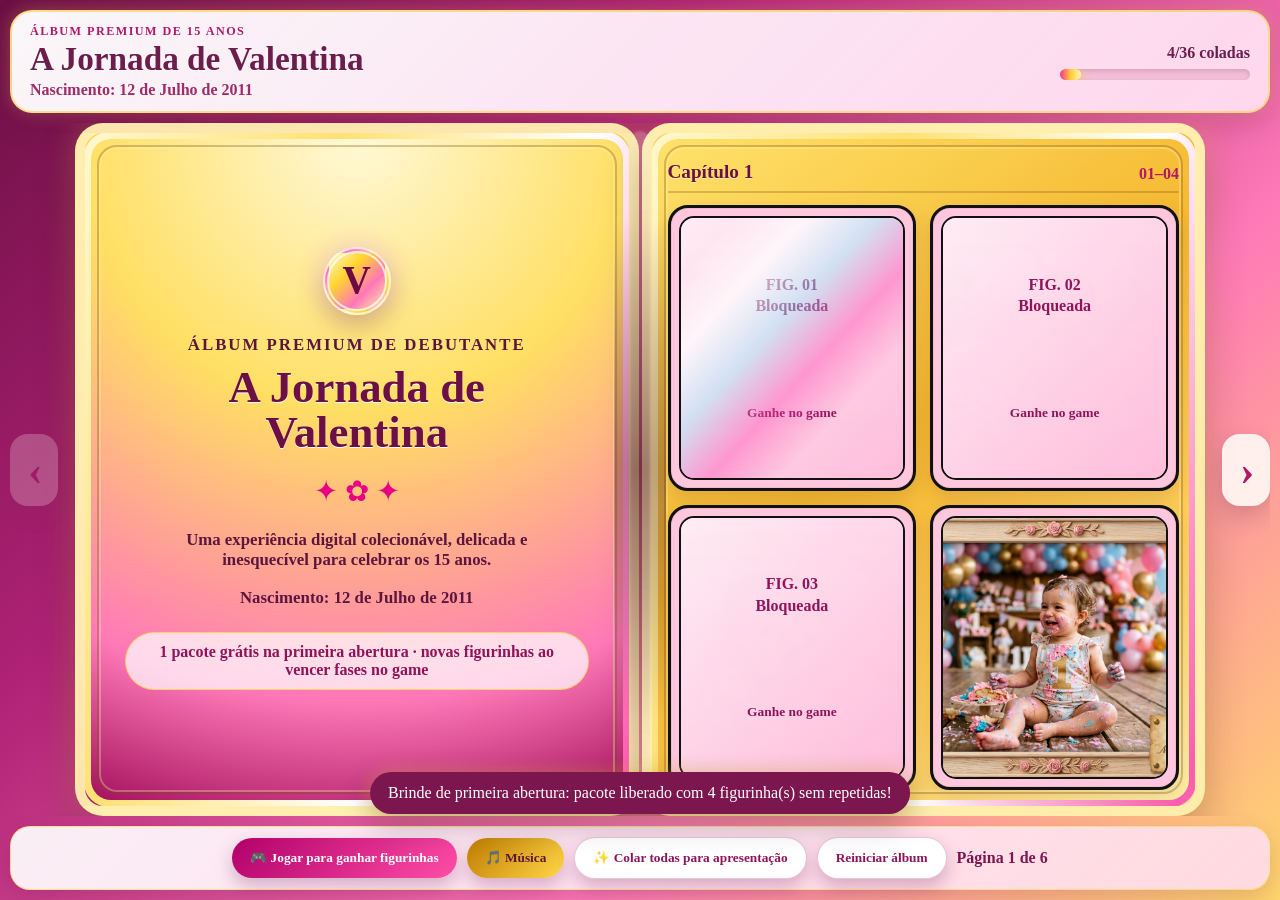
<file: index.html>
<!DOCTYPE html>
<html lang="pt-BR">
<head>
  <meta charset="UTF-8" />
  <meta name="viewport" content="width=device-width, initial-scale=1.0" />
  <title>A Jornada de Valentina | Álbum de Figurinhas</title>
  <link rel="stylesheet" href="style.css" />
</head>
<body>
  <div class="app-shell">
    <header class="topbar">
      <div class="brand-box">
        <p class="eyebrow">Álbum premium de 15 anos</p>
        <h1>A Jornada de Valentina</h1>
        <p class="subtitle">Nascimento: 12 de Julho de 2011</p>
      </div>
      <div class="progress-box">
        <span id="progressText">0/36 coladas</span>
        <div class="progress-track"><div id="progressBar"></div></div>
      </div>
    </header>

    <main class="album-stage">
      <button class="nav-btn left" id="prevBtn" aria-label="Página anterior">‹</button>
      <section class="book" id="book"></section>
      <button class="nav-btn right" id="nextBtn" aria-label="Próxima página">›</button>
    </main>

    <footer class="controls">
      <button id="gameBtn">🎮 Jogar para ganhar figurinhas</button>
      <button id="musicBtn" class="gold">🎵 Música</button>
      <button id="pasteAllBtn" class="ghost">✨ Colar todas para apresentação</button>
      <button id="resetBtn" class="ghost">Reiniciar álbum</button>
      <span id="pageIndicator"></span>
    </footer>
  </div>

  <div class="viewer" id="viewer" aria-hidden="true">
    <div class="viewer-inner">
      <img id="viewerImg" class="viewer-img" alt="Figurinha ampliada" />
      <div class="viewer-text">
        <h2 id="viewerTitle"></h2>
        <p id="viewerMeta" class="viewer-meta"></p>
        <p id="viewerDesc" class="viewer-desc"></p>
      </div>
      <button class="viewer-back" id="closeViewer" aria-label="Voltar">↩ Voltar</button>
    </div>
  </div>

  <div class="game-modal" id="gameModal" aria-hidden="true">
    <div class="game-card game-card-full">
      <button class="game-close" id="closeGame">×</button>
      <div class="game-head game-head-compact">
        <p class="eyebrow">Game oficial do álbum</p>
        <h2>Álbum Game — Match 3</h2>
        <p>Vença fases para ganhar pacotes com 4 figurinhas sem repetidas.</p>
      </div>
      <iframe id="gameFrame" class="game-frame" src="game/index.html" title="Game para ganhar figurinhas"></iframe>

      <div class="game-hidden-controls" aria-hidden="true">
        <span id="gamePhase"></span><span id="gameScore"></span><span id="gameTarget"></span>
        <div id="gameBar"></div><div id="gemBoard"></div>
        <button id="startPhaseBtn" type="button"></button><button id="nextPhaseBtn" type="button"></button>
        <p id="gameMessage"></p>
      </div>
    </div>
  </div>

  <div class="toast" id="toast"></div>

  <audio id="pageSound" src="audio/page-turn.mp3" preload="auto"></audio>
  <audio id="packSound" src="audio/pack-open.mp3" preload="auto"></audio>
  <audio id="clickSound" src="audio/click.mp3" preload="auto"></audio>
  <audio id="placeSound" src="audio/sticker-place.mp3" preload="auto"></audio>
  <audio id="winSound" src="audio/vitoria.mp3" preload="auto"></audio>
  <audio id="bgMusic" src="audio/bg-music.mp3" preload="auto" loop></audio>
  <script src="script.js"></script>
</body>
</html>
</file>
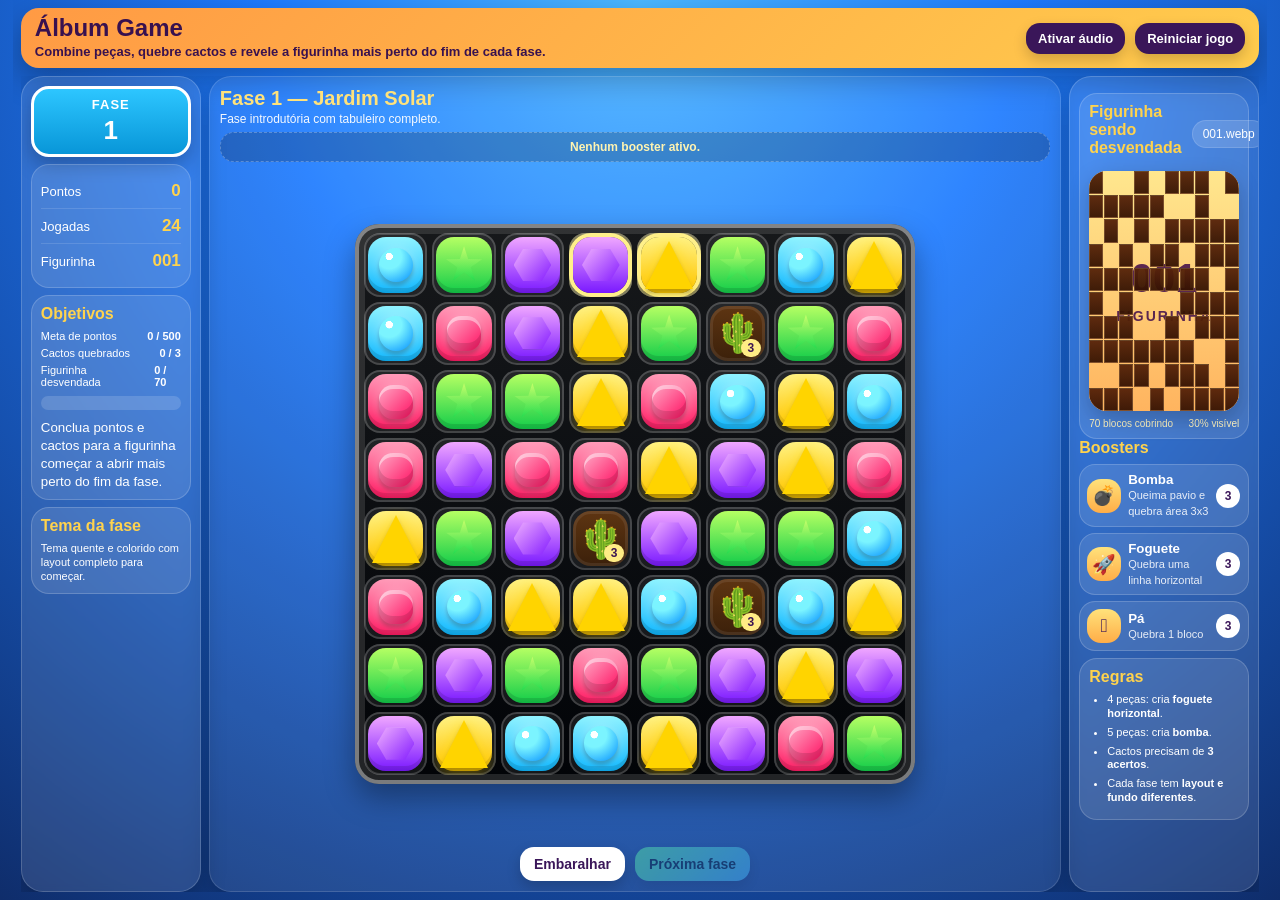
<file: game/index.html>
<!DOCTYPE html>
<html lang="pt-BR">
<head>
  <meta charset="UTF-8" />
  <meta name="viewport" content="width=device-width, initial-scale=1.0" />
  <title>Álbum Game — Match 3</title>
  <link rel="stylesheet" href="style.css" />
</head>
<body>
  <audio id="audioFundo" src="audio/fundo.mp3" loop></audio>
  <audio id="audioClick" src="audio/click.mp3"></audio>
  <audio id="audioSwipe" src="audio/swipe.mp3"></audio>
  <audio id="audioMatch" src="audio/match.mp3"></audio>
  <audio id="audioSparkle" src="audio/sparkle.mp3"></audio>
  <audio id="audioBomba" src="audio/bomba.mp3"></audio>
  <audio id="audioFoguete" src="audio/foguete.mp3"></audio>
  <audio id="audioPa" src="audio/pa.mp3"></audio>
  <audio id="audioErro" src="audio/erro.mp3"></audio>
  <audio id="audioVitoria" src="audio/vitoria.mp3"></audio>

  <div class="pagina">
    <header class="topbar">
      <div>
        <h1>Álbum Game</h1>
        <p>Combine peças, quebre cactos e revele a figurinha mais perto do fim de cada fase.</p>
      </div>
      <div class="topbar-actions">
        <button id="btnAudio" class="btn btn-dark">Ativar áudio</button>
        <button id="btnReiniciar" class="btn btn-dark">Reiniciar jogo</button>
      </div>
    </header>

    <main class="layout">
      <aside class="painel painel-esquerdo">
        <div class="placa">
          <span class="placa-titulo">FASE</span>
          <strong id="faseAtual">1</strong>
        </div>

        <div class="card-info">
          <div class="linha-info"><span>Pontos</span><strong id="pontos">0</strong></div>
          <div class="linha-info"><span>Jogadas</span><strong id="movimentos">0</strong></div>
          <div class="linha-info"><span>Figurinha</span><strong id="figurinhaNumero">001</strong></div>
        </div>

        <div class="objetivos">
          <h2>Objetivos</h2>
          <div class="objetivo-item"><span>Meta de pontos</span><strong id="metaPontos">0 / 0</strong></div>
          <div class="objetivo-item"><span>Cactos quebrados</span><strong id="metaCactos">0 / 0</strong></div>
          <div class="objetivo-item"><span>Figurinha desvendada</span><strong id="metaFigurinha">0 / 0</strong></div>
          <div class="barra"><div id="progresso" class="progresso"></div></div>
          <small id="descricaoFase">Conclua os 3 objetivos para passar de fase.</small>
        </div>

        <div class="painel-preparo">
          <h2>Tema da fase</h2>
          <p id="temaFase">Cada fase agora tem layout próprio, fundo próprio e dificuldade própria.</p>
        </div>
      </aside>

      <section class="centro">
        <div class="tabuleiro-topo">
          <h2 id="tituloFase">Fase 1</h2>
          <p id="subtituloFase">Troque peças por clique ou arrastando um bloco por vez.</p>
        </div>

        <div id="statusBooster" class="status-booster">Nenhum booster ativo.</div>

        <div class="tabuleiro-wrap">
          <div id="tabuleiro" class="tabuleiro"></div>
        </div>

        <div class="acoes-centro">
          <button id="btnEmbaralhar" class="btn">Embaralhar</button>
          <button id="btnProximaFase" class="btn btn-primary" disabled>Próxima fase</button>
        </div>
      </section>

      <aside class="painel painel-direito">
        <div class="figurinha-box">
          <div class="figurinha-head">
            <h2>Figurinha sendo desvendada</h2>
            <span id="figurinhaArquivo" class="etiqueta-arquivo">001.webp</span>
          </div>
          <div id="stickerPreview" class="sticker-preview sem-imagem">
            <img id="stickerImage" alt="Figurinha" />
            <div id="stickerFallback" class="sticker-fallback">
              <div class="fallback-numero" id="fallbackNumero">001</div>
              <div class="fallback-texto">FIGURINHA</div>
            </div>
            <div id="stickerMask" class="sticker-mask"></div>
          </div>
          <div class="figurinha-stats">
            <span id="coberturaRestante">0 blocos cobrindo</span>
            <span id="porcentagemVisivel">0% visível</span>
          </div>
        </div>

        <h2>Boosters</h2>
        <button id="boosterBomba" class="booster-btn">
          <span class="booster-icone">💣</span>
          <span class="booster-texto"><strong>Bomba</strong><small>Queima pavio e quebra área 3x3</small></span>
          <span id="qtdBomba" class="booster-qtd">3</span>
        </button>

        <button id="boosterFoguete" class="booster-btn">
          <span class="booster-icone">🚀</span>
          <span class="booster-texto"><strong>Foguete</strong><small>Quebra uma linha horizontal</small></span>
          <span id="qtdFoguete" class="booster-qtd">3</span>
        </button>

        <button id="boosterPa" class="booster-btn">
          <span class="booster-icone">🪏</span>
          <span class="booster-texto"><strong>Pá</strong><small>Quebra 1 bloco</small></span>
          <span id="qtdPa" class="booster-qtd">3</span>
        </button>

        <div class="ajuda">
          <h3>Regras</h3>
          <ul>
            <li>4 peças: cria <b>foguete horizontal</b>.</li>
            <li>5 peças: cria <b>bomba</b>.</li>
            <li>Cactos precisam de <b>3 acertos</b>.</li>
            <li>Cada fase tem <b>layout e fundo diferentes</b>.</li>
          </ul>
        </div>
      </aside>
    </main>
  </div>

  <div id="modal" class="modal escondido">
    <div class="modal-box">
      <h2 id="modalTitulo">Resultado</h2>
      <p id="modalTexto"></p>
      <div class="modal-actions">
        <button id="btnModalPrincipal" class="btn btn-primary">Continuar</button>
        <button id="btnModalSecundario" class="btn btn-dark escondido">Fechar</button>
      </div>
    </div>
  </div>

  <script src="figurinhas/figurinhas-config.js"></script>
  <script src="script.js"></script>
</body>
</html>
</file>
<file: style.css>
*{box-sizing:border-box}
html,body{margin:0;height:100%;font-family:Georgia,'Times New Roman',serif;color:#4b1838;background:linear-gradient(135deg,#6b0f44 0%,#b02275 32%,#ff7ab8 68%,#ffd56d 100%)}
body{overflow:hidden}
.app-shell{height:100vh;display:flex;flex-direction:column;padding:10px;gap:10px;max-width:1420px;margin:0 auto;overflow:hidden}
.topbar{display:flex;align-items:center;justify-content:space-between;gap:16px;background:linear-gradient(135deg,rgba(255,255,255,.97),rgba(255,222,242,.94));border:2px solid rgba(255,211,93,.72);border-radius:22px;padding:12px 18px;box-shadow:0 10px 30px rgba(83,0,49,.22),0 0 18px rgba(255,224,102,.28);flex:0 0 auto}
.brand-box{min-width:0}.eyebrow{margin:0 0 3px;letter-spacing:.12em;text-transform:uppercase;font-size:.76rem;color:#b01968;font-weight:900}.topbar h1{margin:0;font-size:clamp(1.6rem,2.6vw,2.7rem);line-height:1;color:#6b1e4b;text-shadow:0 1px 0 #fff}.subtitle{margin:6px 0 0;color:#9c2d68;font-weight:900}.progress-box{min-width:190px;text-align:right;font-weight:900;color:#6b1e4b}.progress-track{height:11px;background:#f3bfd8;border-radius:999px;margin-top:7px;overflow:hidden;box-shadow:inset 0 2px 5px rgba(91,21,57,.18)}.progress-track div{height:100%;width:0;background:linear-gradient(90deg,#ff2d91,#ffcc36,#fff5af);border-radius:999px;transition:.35s;box-shadow:0 0 12px rgba(255,199,44,.8)}
.album-stage{position:relative;flex:1;display:flex;align-items:center;justify-content:center;min-height:0;padding:0 52px;overflow:hidden}.book{position:relative;width:min(1130px,100%);height:100%;display:grid;grid-template-columns:1fr 1fr;gap:3px;align-items:stretch}.book::before{content:"";position:absolute;top:8px;bottom:8px;left:50%;transform:translateX(-50%);width:20px;border-radius:999px;background:linear-gradient(180deg,rgba(255,255,255,.22),rgba(76,11,45,.28),rgba(255,255,255,.14));filter:blur(1px);opacity:.95;pointer-events:none;z-index:4}.book::after{content:"";position:absolute;top:8px;bottom:8px;left:50%;transform:translateX(-50%);width:52px;background:radial-gradient(circle,rgba(45,4,25,.32) 0%,rgba(45,4,25,.18) 36%,rgba(45,4,25,0) 74%);pointer-events:none;z-index:3}
.page{position:relative;overflow:hidden;border-radius:28px;background:linear-gradient(145deg,#ffe36c 0%,#f5b72e 45%,#ffcf5b 74%,#fff0a8 100%);border:10px solid rgba(255,239,176,.96);box-shadow:inset 0 0 0 2px rgba(145,96,64,.10),0 18px 42px rgba(45,4,29,.25),0 0 30px rgba(255,223,64,.26);padding:16px;height:100%;min-height:0}.page::before{content:"";position:absolute;inset:-2px;padding:8px;border-radius:28px;background:linear-gradient(110deg,#fff8cf,#ffe173,#ffffff,#ff5eb0,#ffe173,#fff3c8,#8eeaff,#ffd85e,#fff8cf);background-size:260% 260%;animation:jewelBorder 4s linear infinite;-webkit-mask:linear-gradient(#000 0 0) content-box,linear-gradient(#000 0 0);-webkit-mask-composite:xor;mask-composite:exclude;pointer-events:none;z-index:2;filter:drop-shadow(0 0 8px rgba(255,229,120,.55)) drop-shadow(0 0 18px rgba(255,85,169,.28))}.page::after{content:"";position:absolute;inset:12px;border:2px solid rgba(115,73,10,.30);border-radius:20px;pointer-events:none;z-index:2;box-shadow:inset 0 0 0 2px rgba(255,239,177,.32)}
.page.cover,.page.final{display:flex;align-items:center;justify-content:center;text-align:center;background:radial-gradient(circle at top,#fff9d9,#ffdf63 38%,#ff79b7 78%,#9f0c5a 100%)}.cover-content,.final-content{position:relative;z-index:5;padding:20px}.monogram{width:120px;height:120px;margin:0 auto 16px;border-radius:50%;display:grid;place-items:center;background:linear-gradient(135deg,#fffbd4,#ffd52e,#ff76b8,#fff1a0);color:#6a0b43;font-size:4.8rem;font-weight:900;box-shadow:0 12px 30px rgba(116,76,19,.35),0 0 22px rgba(255,255,255,.52);border:6px double rgba(255,255,255,.75)}.cover h2,.final h2{font-size:clamp(2.2rem,4vw,4.4rem);line-height:.95;margin:0;color:#6b0f44;text-shadow:0 1px 0 #fff}.cover p,.final p{font-size:1.05rem;color:#5c163d;font-weight:700}.cover-rules{margin-top:14px;padding:10px 14px;border-radius:999px;background:rgba(255,255,255,.72);color:#8f1359;font-weight:900;border:1px solid rgba(255,201,52,.7)}.rose-line{font-size:2rem;margin:18px 0;color:#e90082}.page-title{position:relative;z-index:5;display:flex;justify-content:space-between;align-items:end;margin:0 0 12px;border-bottom:2px solid rgba(124,78,17,.28);padding-bottom:8px;gap:12px;min-height:44px}.page-title h3{margin:0;color:#6b0f44;font-size:1.2rem;text-shadow:0 1px 0 rgba(255,255,255,.55)}.page-title span{font-weight:900;color:#b01968;white-space:nowrap}.grid{position:relative;z-index:5;display:grid;grid-template-columns:1fr 1fr;grid-template-rows:1fr 1fr;gap:14px;height:calc(100% - 56px)}
.slot{position:relative;min-height:0;border-radius:20px;background:#ffc7dd;border:3px solid #111;box-shadow:0 7px 18px rgba(94,51,69,.15),inset 0 0 0 1px rgba(184,121,86,.16);padding:8px;cursor:pointer;transition:.2s;height:100%}.slot:hover{transform:translateY(-2px) scale(1.01);box-shadow:0 9px 26px rgba(94,0,54,.24),0 0 18px rgba(255,255,255,.26)}.sticker-frame{position:relative;width:100%;height:100%;border-radius:15px;overflow:hidden;background:linear-gradient(135deg,#ffe2ec,#ffc3db);border:2px solid #111}.sticker-img{width:100%;height:100%;object-fit:cover;display:block;filter:saturate(1.12) contrast(1.03)}.missing .sticker-img{opacity:.12}.placeholder{position:absolute;inset:0;display:grid;place-items:center;text-align:center;padding:12px;font-weight:900;color:#8f155a;background:linear-gradient(135deg,rgba(255,238,246,.9),rgba(255,189,219,.97));z-index:2;line-height:1.35}.placeholder small{font-size:.84rem;font-weight:800}.special .sticker-frame:after,.super .sticker-frame:after{content:"";position:absolute;inset:-35%;background:linear-gradient(115deg,transparent 25%,rgba(255,255,255,.70),rgba(151,234,255,.43),rgba(255,65,175,.40),transparent 65%);transform:rotate(18deg);animation:shine 3.2s linear infinite;z-index:3;pointer-events:none}.super{box-shadow:0 0 0 2px rgba(218,169,45,.3),0 0 28px rgba(230,185,74,.36)}.dupla{border-color:#111}@keyframes shine{from{translate:-25% 0}to{translate:25% 0}}@keyframes jewelBorder{0%{background-position:0% 50%}50%{background-position:100% 50%}100%{background-position:0% 50%}}
.nav-btn{position:absolute;z-index:10;top:50%;translate:0 -50%;width:48px;height:72px;border:none;border-radius:18px;background:rgba(255,248,244,.92);box-shadow:0 10px 25px rgba(81,43,58,.24);color:#b01968;font-size:2.7rem;cursor:pointer}.nav-btn.left{left:0}.nav-btn.right{right:0}.nav-btn:disabled{opacity:.25;cursor:not-allowed}.controls{display:flex;align-items:center;justify-content:center;gap:10px;flex-wrap:wrap;background:linear-gradient(135deg,rgba(255,255,255,.92),rgba(255,220,239,.88));border:1px solid rgba(255,217,87,.6);border-radius:20px;padding:10px 12px;box-shadow:0 8px 24px rgba(76,0,45,.16);flex:0 0 auto}button{font-family:inherit;font-weight:900;border:none;border-radius:999px;padding:12px 18px;background:linear-gradient(135deg,#b10069,#ff4ea7);color:white;cursor:pointer;box-shadow:0 8px 18px rgba(103,0,62,.25)}button.gold{background:linear-gradient(135deg,#bf7b00,#ffd748);color:#5d173d}button.ghost{background:#fff;color:#8f1359;border:1px solid rgba(160,31,96,.25)}button:disabled{opacity:.45;cursor:not-allowed}#pageIndicator{font-weight:900;color:#7b164f}
.viewer{position:fixed;inset:0;background:rgba(23,0,15,.9);display:none;align-items:center;justify-content:center;padding:18px;z-index:100}.viewer.show{display:flex}.viewer-inner{width:min(1200px,100%);max-height:100%;display:flex;flex-direction:column;align-items:center;justify-content:center;gap:12px}.viewer-img{max-width:100%;max-height:72vh;object-fit:contain;border-radius:18px;box-shadow:0 18px 50px rgba(0,0,0,.38),0 0 28px rgba(255,212,75,.36);background:#f1e1d7}.viewer-text{text-align:center;max-width:900px;color:#fff8fb}.viewer-text h2{margin:4px 0 6px;font-size:clamp(1.3rem,2vw,2rem)}.viewer-meta{margin:0 0 10px;color:#ffd66e;font-weight:900}.viewer-desc{margin:0;color:#fff;line-height:1.55}.viewer-back{background:transparent;box-shadow:none;border:none;color:#ffd7e7;padding:8px 14px;font-size:1rem;opacity:.9}.viewer-back:hover{opacity:1;text-decoration:underline}
.game-modal{position:fixed;inset:0;background:rgba(35,0,24,.82);display:none;align-items:center;justify-content:center;padding:8px;z-index:110}.game-modal.show{display:flex}.game-card{position:relative;width:min(850px,96vw);max-height:96vh;overflow:auto;background:linear-gradient(145deg,#fff7dc,#ffe0f2 42%,#ffc1dd);border:6px solid #ffd85e;border-radius:28px;padding:22px;box-shadow:0 25px 80px rgba(0,0,0,.42),0 0 32px rgba(255,216,94,.45)}.game-close{position:absolute;right:12px;top:10px;width:40px;height:40px;padding:0;font-size:1.5rem}.game-head{text-align:center}.game-head h2{margin:2px 0 4px;color:#79084d;font-size:clamp(1.55rem,2.4vw,2.3rem)}.game-head p{margin:0 0 8px;font-weight:800;color:#812150}.rules-box{background:rgba(255,255,255,.75);border:2px dashed #d49a0c;border-radius:18px;padding:12px 14px;color:#6d1746;font-weight:800;line-height:1.45}.game-status{display:flex;justify-content:space-between;gap:10px;flex-wrap:wrap;margin:14px 0 8px;font-weight:900;color:#7a0e4d}.game-progress{height:16px;background:#f4bad5;border-radius:999px;overflow:hidden;box-shadow:inset 0 2px 6px rgba(75,10,45,.2)}.game-progress div{height:100%;width:0;background:linear-gradient(90deg,#ff2d91,#ffcf38,#7af7ff);border-radius:999px;transition:.2s;box-shadow:0 0 14px rgba(255,208,44,.7)}.gem-board{display:grid;grid-template-columns:repeat(4,1fr);gap:12px;margin:16px 0}.gem{font-size:2.2rem;min-height:70px;border-radius:18px;background:linear-gradient(145deg,#ffffff,#ffd4e8);color:#7b164f;border:2px solid rgba(255,212,75,.95);box-shadow:0 8px 20px rgba(123,22,79,.18),0 0 14px rgba(255,255,255,.36);transition:.18s}.gem:hover:not(:disabled){transform:translateY(-2px) scale(1.04)}.gem.hit{transform:scale(.92);opacity:.55}.game-actions{display:flex;gap:10px;justify-content:center;flex-wrap:wrap}.game-message{text-align:center;font-weight:900;color:#841653;margin:12px 0 0}.toast{position:fixed;left:50%;bottom:86px;translate:-50% 0;background:#7b164f;color:#fff;padding:12px 18px;border-radius:999px;box-shadow:0 10px 30px rgba(0,0,0,.25),0 0 18px rgba(255,212,75,.36);opacity:0;pointer-events:none;transition:.25s;z-index:120}.toast.show{opacity:1}
@media(max-width:980px){html,body{height:auto}body{overflow:auto}.app-shell{height:auto;min-height:100vh;overflow:visible}.album-stage{padding:0 10px 70px;overflow:visible}.book{grid-template-columns:1fr;max-width:700px;height:auto;gap:12px}.book::before,.book::after{display:none}.page{min-height:auto;aspect-ratio:auto;padding:16px;height:auto}.grid{height:auto;grid-template-rows:none}.slot{height:auto;aspect-ratio:5/3}.nav-btn{top:auto;bottom:0;translate:0 0;width:46px;height:58px;font-size:2.3rem}.nav-btn.left{left:12px}.nav-btn.right{right:12px}}
@media(max-width:640px){.app-shell{padding:10px}.topbar{display:block;text-align:center}.progress-box{text-align:center;margin-top:10px}.page-title{align-items:flex-start;flex-direction:column}.grid{grid-template-columns:1fr;gap:12px}.slot{aspect-ratio:5/3}.controls{padding-bottom:12px}.viewer-img{max-height:58vh}.gem-board{grid-template-columns:repeat(3,1fr)}.gem{min-height:62px}}


/* AJUSTE V5 — capa premium sem cortar o monograma */
.page.cover{overflow:hidden;padding-top:22px;padding-bottom:22px;align-items:center}
.cover-content{padding:28px 24px 20px;max-height:100%;display:flex;flex-direction:column;align-items:center;justify-content:center}
.cover .monogram{width:88px;height:88px;font-size:3.4rem;margin:6px auto 14px;line-height:1;flex:0 0 auto;box-shadow:0 10px 26px rgba(116,76,19,.34),0 0 20px rgba(255,255,255,.62),0 0 26px rgba(255,78,167,.28)}
.cover h2{font-size:clamp(2.1rem,3.8vw,4.1rem);line-height:.98;margin:0 0 6px;max-width:95%}
.cover .rose-line{margin:12px 0;font-size:1.8rem}
.cover p{margin:8px 0;max-width:92%}
@media(max-height:720px){.cover .monogram{width:72px;height:72px;font-size:2.8rem;margin:2px auto 10px}.cover-content{padding:18px 20px}.cover h2{font-size:clamp(1.9rem,3.5vw,3.5rem)}.cover .rose-line{margin:8px 0}.cover p{font-size:.95rem;margin:6px 0}}

/* AJUSTE V6 — monograma totalmente visível e game real em iframe */
.cover .monogram{width:68px!important;height:68px!important;font-size:2.45rem!important;margin:0 auto 10px!important;line-height:1!important;transform:none!important;overflow:visible!important;padding-bottom:2px!important;place-items:center!important;display:grid!important}
.cover-content{padding-top:18px!important;justify-content:center!important;gap:2px!important;overflow:visible!important}
.cover h2{font-size:clamp(1.95rem,3.5vw,3.65rem)!important;line-height:1!important}
.game-card-full{width:min(1280px,99vw)!important;height:96vh!important;max-height:96vh!important;display:flex!important;flex-direction:column!important;overflow:hidden!important;padding:8px!important}
.game-head-compact{flex:0 0 auto}.game-head-compact h2{font-size:clamp(1.25rem,2vw,2rem)!important;margin:0!important}.game-head-compact p{margin:2px 0 6px!important}
.game-frame{width:100%;height:100%;flex:1;min-height:0;border:0;border-radius:18px;background:#111;box-shadow:inset 0 0 0 2px rgba(255,216,94,.5)}
.game-hidden-controls{display:none!important}
@media(max-height:720px){.cover .monogram{width:58px!important;height:58px!important;font-size:2.1rem!important;margin:0 auto 8px!important}.cover h2{font-size:clamp(1.75rem,3.2vw,3.2rem)!important}.cover .rose-line{margin:6px 0!important}.cover p{margin:4px 0!important;font-size:.9rem!important}.cover-rules{font-size:.82rem!important;padding:7px 10px!important}}

/* ajuste final do game em tela cheia */
.game-head-compact{display:none!important}
.game-card-full .game-close{z-index:5;right:10px;top:8px}
</file>
<file: game/style.css>
* { box-sizing: border-box; }
:root {
  --bg-start:#4cb8ff;
  --bg-mid:#1e7bff;
  --bg-end:#0f2d6b;
  --board-bg1:rgba(22,22,22,.98);
  --board-bg2:rgba(0,0,0,.96);
  --board-frame1:rgba(255,255,255,.40);
  --board-frame2:rgba(110,110,110,.30);
  --panel:rgba(255,255,255,.11);
  --panel-border:rgba(255,255,255,.18);
  --yellow:#ffd34d;
}
html,body { height:100%; overflow:hidden; }
body {
  margin:0;
  font-family:Arial,Helvetica,sans-serif;
  background:radial-gradient(circle at top, var(--bg-start) 0%, var(--bg-mid) 34%, var(--bg-end) 100%);
  color:#fff;
  min-height:100vh;
  transition:background .45s ease;
}
.pagina { width:100%; max-width:1320px; height:100vh; margin:0 auto; padding:8px; display:flex; flex-direction:column; overflow:hidden; }
.topbar {
  display:flex; justify-content:space-between; align-items:center; gap:14px; flex:0 0 auto;
  background:linear-gradient(135deg,#ff9a44,#ffcc4d); color:#38114f; border-radius:22px; padding:10px 14px;
  box-shadow:0 12px 30px rgba(0,0,0,.28); margin-bottom:8px;
}
.topbar h1 { margin:0; font-size:28px; }
.topbar p { margin:4px 0 0; font-weight:bold; font-size:14px; }
.topbar-actions { display:flex; gap:10px; flex-wrap:wrap; }
.layout { display:grid; grid-template-columns:190px minmax(0,1fr) 200px; gap:10px; align-items:stretch; flex:1; min-height:0; overflow:hidden; }
.painel {
  background:var(--panel); border:1px solid var(--panel-border); border-radius:22px; padding:10px;
  box-shadow:0 10px 24px rgba(0,0,0,.25); backdrop-filter: blur(3px); min-height:0; overflow:auto;
}
.placa {
  background:linear-gradient(180deg,#2dc6ff,#0896d8); border:4px solid #fff; border-radius:18px; text-align:center;
  padding:10px; color:#fff; box-shadow:0 8px 20px rgba(0,0,0,.25);
}
.placa-titulo { display:block; font-size:13px; font-weight:bold; letter-spacing:1px; }
.placa strong { display:block; font-size:28px; margin-top:3px; }
.card-info,.objetivos,.painel-preparo,.ajuda,.figurinha-box {
  background:var(--panel); border:1px solid var(--panel-border); border-radius:18px; padding:10px; margin-top:8px;
}
.linha-info { display:flex; justify-content:space-between; align-items:center; padding:8px 0; border-bottom:1px solid rgba(255,255,255,.12); }
.linha-info:last-child { border-bottom:none; }
.linha-info strong { color:var(--yellow); font-size:18px; }
.objetivos h2,.painel-preparo h2,.painel-direito h2,.ajuda h3,.figurinha-head h2 { margin:0 0 8px; color:var(--yellow); font-size:17px; }
.objetivo-item { display:flex; justify-content:space-between; gap:8px; margin-bottom:7px; font-size:12px; }
.barra { width:100%; height:18px; background:rgba(255,255,255,.15); border-radius:999px; overflow:hidden; margin:12px 0 10px; }
.progresso { height:100%; width:0; background:linear-gradient(90deg,#47e284,#ffe45c); transition:width .3s ease; }
.painel-preparo p { margin:0; line-height:1.35; font-size:12px; }
.centro { background:rgba(255,255,255,.08); border:1px solid rgba(255,255,255,.14); border-radius:22px; padding:12px; box-shadow:0 10px 24px rgba(0,0,0,.25); min-height:0; display:flex; flex-direction:column; overflow:hidden; }
.tabuleiro-topo h2 { margin:0; color:#ffe27b; font-size:20px; }
.tabuleiro-topo p { margin:4px 0 6px; opacity:.95; font-size:13px; }
.status-booster { background:rgba(0,0,0,.2); border:1px dashed rgba(255,255,255,.25); color:#fff4b1; padding:8px 10px; border-radius:14px; margin-bottom:8px; text-align:center; font-weight:bold; font-size:13px; }
.tabuleiro-wrap { display:flex; justify-content:center; align-items:center; flex:1; min-height:0; padding:6px 0; }
.tabuleiro {
  width:min(100%, 560px); height:auto; aspect-ratio:1 / 1; max-height:100%; display:grid; grid-template-columns:repeat(8,1fr); grid-template-rows:repeat(8,1fr); gap:4px;
  background:linear-gradient(180deg,var(--board-bg1),var(--board-bg2)); padding:8px; border-radius:24px;
  box-shadow:inset 0 0 0 4px var(--board-frame1), inset 0 0 0 10px var(--board-frame2), 0 14px 30px rgba(0,0,0,.35);
  touch-action:none; transition:background .35s ease, box-shadow .35s ease;
}
.celula { position:relative; border-radius:16px; background:rgba(255,255,255,.08); box-shadow:inset 0 0 0 2px rgba(255,255,255,.18); overflow:hidden; touch-action:none; }
.celula.bloqueada { background:transparent; box-shadow:none; }
.peca,.cacto,.bloco-vazio {
  position:absolute; inset:4px; display:flex; align-items:center; justify-content:center; user-select:none;
}
.bloco-vazio { background:rgba(255,255,255,.07); border:2px dashed rgba(255,255,255,.14); border-radius:16px; }
.peca {
  cursor:grab; border-radius:18px; transition:transform .15s ease, box-shadow .15s ease, filter .15s ease;
  box-shadow:inset 0 -5px 0 rgba(0,0,0,.12), 0 5px 10px rgba(0,0,0,.15);
}
.peca:active { cursor:grabbing; }
.peca:hover { transform:scale(1.05); }
.peca.selecionada { box-shadow:0 0 0 4px #ffe45c, 0 0 18px rgba(255,228,92,.85); transform:scale(1.08); }
.peca.arrastando { box-shadow:0 0 0 4px #52ffb8, 0 0 22px rgba(82,255,184,.95), 0 0 36px rgba(82,255,184,.55); transform:scale(1.10); animation:arrastoPulse .75s infinite alternate; }
.peca.dica { box-shadow:0 0 0 4px #fff08a, 0 0 20px rgba(255,240,138,.95), 0 0 34px rgba(255,240,138,.45); animation:dicaPulse .85s infinite alternate; z-index:2; }
.peca.removendo { animation:sumir .25s forwards; }
@keyframes sumir { to { opacity:0; transform:scale(0);} }
@keyframes dicaPulse { from { transform:scale(1.02); filter:brightness(1); } to { transform:scale(1.10); filter:brightness(1.18); } }
@keyframes arrastoPulse { from { transform:scale(1.06); filter:brightness(1); } to { transform:scale(1.12); filter:brightness(1.2); } }
.tipo-azul { background:linear-gradient(180deg,#8ff3ff,#0bb6ff); }
.tipo-amarelo { background:linear-gradient(180deg,#fff283,#ffc400); }
.tipo-verde { background:linear-gradient(180deg,#b5ff63,#13cd4a); }
.tipo-vermelho { background:linear-gradient(180deg,#ff9ab8,#ff1660); }
.tipo-roxo { background:linear-gradient(180deg,#f0a7ff,#7a19ff); }
.badge-especial { position:absolute; right:2px; top:2px; font-size:16px; background:rgba(255,255,255,.9); color:#3a1659; border-radius:50%; width:22px; height:22px; display:grid; place-items:center; box-shadow:0 2px 4px rgba(0,0,0,.2); }
.cacto { background:linear-gradient(180deg,#5e3512,#3b200a); border-radius:18px; box-shadow:inset 0 0 0 3px rgba(255,255,255,.08), 0 5px 10px rgba(0,0,0,.15); }
.cacto-corpo { font-size:clamp(24px,3.2vw,38px); }
.cacto-hp { position:absolute; right:4px; bottom:4px; background:#ffec85; color:#3c1552; border-radius:999px; padding:2px 7px; font-size:12px; font-weight:bold; }
.cacto.dano-2 { background:linear-gradient(180deg,#71431b,#49280d); }
.cacto.dano-1 { background:linear-gradient(180deg,#8b5930,#5a3418); }
.forma {
  width:62%; height:62%; display:block;
  filter: drop-shadow(0 4px 2px rgba(0,0,0,.22)) drop-shadow(0 0 7px rgba(255,255,255,.35));
}
.forma-circulo { border-radius:50%; background:radial-gradient(circle at 30% 25%, #ffffff 0 10%, #7bf4ff 11% 35%, #008dff 100%); }
.forma-triangulo { width:0; height:0; background:transparent; border-left:24px solid transparent; border-right:24px solid transparent; border-bottom:48px solid #ffd400; filter: drop-shadow(0 4px 2px rgba(0,0,0,.25)) drop-shadow(0 0 8px rgba(255,212,0,.75)); }
.forma-estrela { width:68%; height:68%; background:linear-gradient(180deg,#c6ff6a,#17d94d); clip-path:polygon(50% 0%,61% 34%,98% 35%,68% 56%,79% 91%,50% 70%,21% 91%,32% 56%,2% 35%,39% 34%); }
.forma-quadrado { border-radius:14px; background:linear-gradient(135deg,#ffa9c5,#ff0f61); box-shadow: inset 0 -8px 0 rgba(0,0,0,.12), inset 0 4px 0 rgba(255,255,255,.45); }
.forma-hexagono { width:68%; height:58%; background:linear-gradient(135deg,#efaeff,#841dff); clip-path:polygon(25% 0%,75% 0%,100% 50%,75% 100%,25% 100%,0% 50%); }
.acoes-centro { display:flex; justify-content:center; gap:10px; margin-top:6px; flex-wrap:wrap; flex:0 0 auto; }
.btn { border:none; border-radius:14px; padding:9px 13px; font-size:14px; font-weight:bold; background:#fff; color:#3a1659; cursor:pointer; box-shadow:0 6px 14px rgba(0,0,0,.18); }
.btn:hover { filter:brightness(.96); }
.btn:disabled { opacity:.45; cursor:not-allowed; }
.btn-primary { background:linear-gradient(135deg,#59f3a7,#46b8ff); color:#072440; }
.btn-dark { background:#3a1659; color:#fff; }
.figurinha-head { display:flex; justify-content:space-between; align-items:center; gap:10px; }
.etiqueta-arquivo { background:rgba(255,255,255,.14); border:1px solid rgba(255,255,255,.14); padding:6px 10px; border-radius:999px; font-size:12px; }
.sticker-preview { position:relative; width:100%; max-width:165px; margin:8px auto 0; aspect-ratio:5/8; border-radius:18px; overflow:hidden; background:linear-gradient(180deg,#ffe78e,#ffb45f); box-shadow:inset 0 0 0 4px rgba(255,255,255,.35), 0 8px 22px rgba(0,0,0,.22); }
.sticker-preview img { position:absolute; inset:0; width:100%; height:100%; object-fit:cover; display:block; }
.sticker-preview.sem-imagem img { display:none; }
.sticker-fallback { position:absolute; inset:0; display:flex; flex-direction:column; align-items:center; justify-content:center; background:linear-gradient(180deg,#ffe78e,#ffb45f); color:#5b2750; text-align:center; }
.fallback-numero { font-size:56px; font-weight:900; line-height:1; }
.fallback-texto { font-size:18px; font-weight:bold; letter-spacing:2px; margin-top:10px; }
.sticker-mask { position:absolute; inset:0; display:grid; grid-template-columns:repeat(10,1fr); grid-template-rows:repeat(10,1fr); gap:1px; }
.mask-cell { background:linear-gradient(180deg, rgba(86,34,9,.95), rgba(52,18,2,.95)); border:1px solid rgba(255,220,150,.22); }
.figurinha-stats { display:flex; justify-content:space-between; gap:6px; font-size:11px; margin-top:7px; color:#fff4c0; }
.booster-btn { width:100%; border:none; background:rgba(255,255,255,.1); border:1px solid rgba(255,255,255,.18); border-radius:16px; padding:8px; color:#fff; display:grid; grid-template-columns:36px 1fr 28px; gap:7px; align-items:center; cursor:pointer; margin-bottom:7px; text-align:left; }
.booster-btn:hover { background:rgba(255,255,255,.16); }
.booster-btn.ativo { box-shadow:0 0 0 3px #ffe45c; background:rgba(255,255,255,.18); }
.booster-btn:disabled { opacity:.45; cursor:not-allowed; }
.booster-icone { width:36px; height:36px; display:grid; place-items:center; border-radius:14px; background:linear-gradient(180deg,#ffe27b,#ffad47); color:#3a1659; font-size:20px; }
.booster-texto strong { display:block; }
.booster-texto small { opacity:.88; font-size:11px; }
.booster-qtd { width:26px; height:26px; display:grid; place-items:center; border-radius:50%; background:#fff; color:#3a1659; font-weight:bold; font-size:12px; }
.ajuda ul { margin:0; padding-left:18px; }
.ajuda li { margin-bottom:5px; font-size:12px; }
.modal { position:fixed; inset:0; background:rgba(0,0,0,.72); display:flex; align-items:center; justify-content:center; padding:18px; z-index:999; }
.modal.escondido { display:none; }
.modal-box { width:min(460px,96%); background:#fff; color:#3a1659; border-radius:24px; padding:24px; text-align:center; box-shadow:0 14px 38px rgba(0,0,0,.35); }
.modal-box h2 { margin-top:0; }
.modal-actions { display:flex; gap:12px; justify-content:center; margin-top:18px; flex-wrap:wrap; }
.escondido { display:none !important; }
@media (max-width:1100px){ html,body{overflow:auto;} .pagina{height:auto;overflow:visible;} .layout { grid-template-columns:1fr; overflow:visible; } .painel,.centro{overflow:visible;} .tabuleiro { width:min(92vw,640px); height:min(92vw,640px); } }
@media (max-width:700px){ .topbar{ flex-direction:column; text-align:center; } .topbar h1{ font-size:28px; } .figurinha-stats{ flex-direction:column; } }


/* Animação da bomba: pavio queimando antes da explosão */
.pavio-wrap {
  position: absolute;
  inset: 0;
  display: grid;
  place-items: center;
  pointer-events: none;
  z-index: 8;
}

.bomba-animada {
  width: 70%;
  height: 70%;
  border-radius: 50%;
  background: radial-gradient(circle at 30% 25%, #ffffff 0 8%, #343434 9% 48%, #080808 100%);
  box-shadow: inset 0 -8px 0 rgba(0,0,0,.45), 0 0 22px rgba(255,220,90,.75);
  position: relative;
  animation: bombaTremer .12s infinite alternate;
}

.bomba-animada::before {
  content: "";
  position: absolute;
  width: 48%;
  height: 8%;
  background: linear-gradient(90deg, #3b1f0b, #ffdf69, #ff4500);
  border-radius: 999px;
  top: -10%;
  right: -22%;
  transform: rotate(-28deg);
  transform-origin: left center;
  animation: pavioQueimar .85s linear forwards;
}

.bomba-animada::after {
  content: "🔥";
  position: absolute;
  top: -28%;
  right: -36%;
  font-size: clamp(18px, 3vw, 32px);
  animation: chamaPavio .18s infinite alternate;
}

.explosao-animada {
  width: 100%;
  height: 100%;
  display: grid;
  place-items: center;
  font-size: clamp(44px, 7vw, 92px);
  animation: explosaoBoom .42s ease-out forwards;
  filter: drop-shadow(0 0 20px rgba(255,220,60,.95));
}

.explosao-animada::before {
  content: "💥";
}

@keyframes pavioQueimar {
  from {
    width: 48%;
    opacity: 1;
  }
  to {
    width: 8%;
    opacity: .55;
  }
}

@keyframes chamaPavio {
  from {
    transform: scale(.85) rotate(-8deg);
  }
  to {
    transform: scale(1.22) rotate(8deg);
  }
}

@keyframes bombaTremer {
  from {
    transform: translate(-1px, 1px) rotate(-2deg) scale(1);
  }
  to {
    transform: translate(1px, -1px) rotate(2deg) scale(1.04);
  }
}

@keyframes explosaoBoom {
  0% {
    transform: scale(.3);
    opacity: 0;
  }
  35% {
    transform: scale(1.25);
    opacity: 1;
  }
  100% {
    transform: scale(1.9);
    opacity: 0;
  }
}

/* Integração V6 — game oficial dentro do álbum da Valentina */
body{min-height:100vh;overflow-x:hidden}
.pagina{width:min(1320px,98%);padding:10px 0 18px}
.topbar{margin-bottom:10px}
@media(max-width:1100px){body{overflow:auto}}

.painel::-webkit-scrollbar{width:8px}.painel::-webkit-scrollbar-thumb{background:rgba(255,255,255,.35);border-radius:999px}


/* AJUSTE FINAL: tabuleiro quadrado sem espremer */
html, body{
  width:100%;
  height:100%;
  overflow:hidden!important;
}
.pagina{
  max-width:1280px!important;
  height:100vh!important;
  padding:8px!important;
  overflow:hidden!important;
}
.topbar{
  min-height:54px!important;
  padding:8px 14px!important;
  margin-bottom:8px!important;
  border-radius:18px!important;
}
.topbar h1{font-size:24px!important;line-height:1!important}
.topbar p{font-size:13px!important;margin-top:4px!important;line-height:1.25!important}
.topbar .btn{padding:8px 12px!important;font-size:13px!important}
.layout{
  grid-template-columns:180px minmax(0, 1fr) 190px!important;
  gap:8px!important;
  height:calc(100vh - 78px)!important;
  min-height:0!important;
  align-items:stretch!important;
  overflow:hidden!important;
}
.painel{
  padding:9px!important;
  min-height:0!important;
  overflow:auto!important;
}
.placa{padding:8px!important;border-width:3px!important}
.placa strong{font-size:26px!important}
.card-info,.objetivos,.painel-preparo,.ajuda,.figurinha-box{padding:9px!important;margin-top:7px!important}
.linha-info{padding:7px 0!important;font-size:13px!important}
.linha-info strong{font-size:17px!important}
.objetivos h2,.painel-preparo h2,.painel-direito h2,.ajuda h3,.figurinha-head h2{font-size:16px!important;margin-bottom:7px!important}
.objetivo-item{font-size:11px!important;margin-bottom:5px!important}
.barra{height:14px!important;margin:8px 0!important}
.painel-preparo p,.ajuda li,.booster-texto small{font-size:11px!important;line-height:1.25!important}
.centro{
  padding:10px!important;
  min-width:0!important;
  min-height:0!important;
  overflow:hidden!important;
  display:flex!important;
  flex-direction:column!important;
}
.tabuleiro-topo{flex:0 0 auto!important}
.tabuleiro-topo h2{font-size:20px!important;line-height:1.1!important}
.tabuleiro-topo p{font-size:12px!important;margin:3px 0 5px!important;line-height:1.2!important}
.status-booster{padding:7px 8px!important;margin-bottom:6px!important;font-size:12px!important;flex:0 0 auto!important}
.tabuleiro-wrap{
  flex:1 1 auto!important;
  min-height:0!important;
  overflow:hidden!important;
  display:flex!important;
  align-items:center!important;
  justify-content:center!important;
  padding:2px 0!important;
}
.tabuleiro{
  --board-size: min(560px, calc(100vh - 160px), calc(100vw - 430px));
  width:var(--board-size)!important;
  height:var(--board-size)!important;
  min-width:360px!important;
  min-height:360px!important;
  max-width:100%!important;
  max-height:100%!important;
  aspect-ratio:auto!important;
  flex:0 0 auto!important;
  gap:5px!important;
  padding:9px!important;
}
.acoes-centro{margin-top:6px!important;flex:0 0 auto!important}
.acoes-centro .btn{padding:9px 14px!important}
.sticker-preview{max-width:155px!important;margin-top:7px!important}
.fallback-numero{font-size:40px!important}.fallback-texto{font-size:14px!important}
.figurinha-stats{font-size:10px!important;gap:5px!important}
.booster-btn{padding:7px!important;grid-template-columns:34px 1fr 25px!important;margin-bottom:6px!important}
.booster-icone{width:34px!important;height:34px!important;font-size:19px!important}
.booster-qtd{width:24px!important;height:24px!important;font-size:12px!important}
@media (max-width:1000px){
  html,body{overflow:auto!important}
  .pagina{height:auto!important;overflow:visible!important}
  .layout{height:auto!important;grid-template-columns:1fr!important;overflow:visible!important}
  .tabuleiro{--board-size:min(92vw,560px);min-width:0!important;min-height:0!important}
}
</file>
